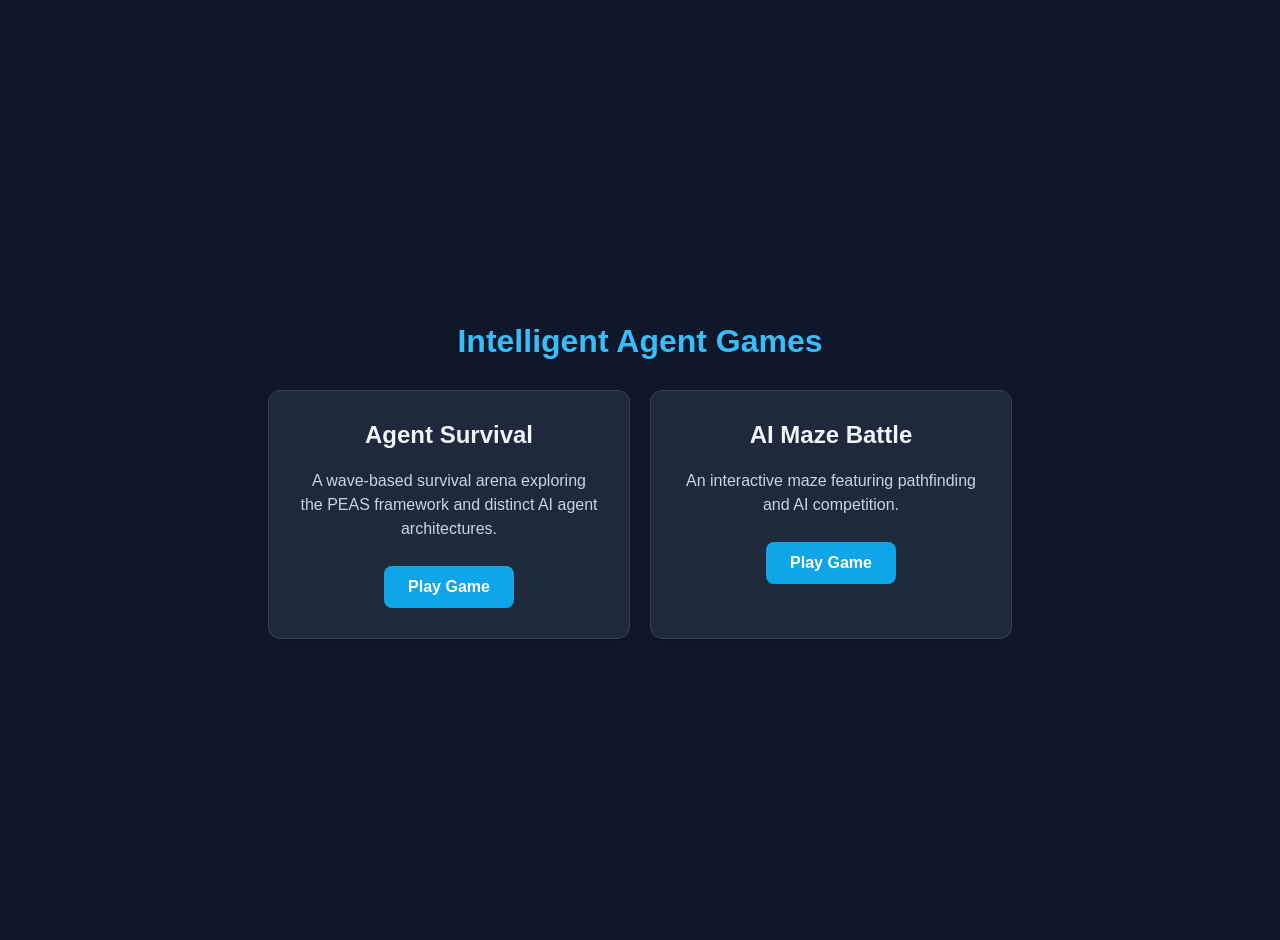
<file: index.html>
<!DOCTYPE html>
<html lang="en">
<head>
    <meta charset="UTF-8">
    <meta name="viewport" content="width=device-width, initial-scale=1.0">
    <title>Intelligent Agent Games</title>
    <style>
        body {
            font-family: 'Segoe UI', Tahoma, Geneva, Verdana, sans-serif;
            background-color: #0f172a;
            color: #f8fafc;
            display: flex;
            flex-direction: column;
            align-items: center;
            justify-content: center;
            min-height: 100vh;
            margin: 0;
            padding: 20px;
        }
        h1 {
            color: #38bdf8;
            margin-bottom: 30px;
        }
        .container {
            display: flex;
            gap: 20px;
            flex-wrap: wrap;
            justify-content: center;
        }
        .card {
            background-color: #1e293b;
            border: 1px solid #334155;
            border-radius: 12px;
            padding: 30px;
            text-align: center;
            width: 300px;
            transition: transform 0.3s ease, box-shadow 0.3s ease;
            box-shadow: 0 4px 6px -1px rgba(0, 0, 0, 0.1);
        }
        .card:hover {
            transform: translateY(-5px);
            box-shadow: 0 10px 15px -3px rgba(0, 0, 0, 0.3), 0 0 15px rgba(56, 189, 248, 0.2);
            border-color: #38bdf8;
        }
        .card h2 {
            margin-top: 0;
            color: #f1f5f9;
            font-size: 1.5rem;
        }
        .card p {
            color: #cbd5e1;
            margin-bottom: 25px;
            line-height: 1.5;
        }
        .btn {
            display: inline-block;
            background-color: #0ea5e9;
            color: white;
            text-decoration: none;
            padding: 12px 24px;
            border-radius: 8px;
            font-weight: 600;
            transition: background-color 0.2s ease;
        }
        .btn:hover {
            background-color: #0284c7;
        }
    </style>
</head>
<body>
    <h1>Intelligent Agent Games</h1>
    <div class="container">
        <div class="card">
            <h2>Agent Survival</h2>
            <p>A wave-based survival arena exploring the PEAS framework and distinct AI agent architectures.</p>
            <a href="agent-survival/" class="btn">Play Game</a>
        </div>
        <div class="card">
            <h2>AI Maze Battle</h2>
            <p>An interactive maze featuring pathfinding and AI competition.</p>
            <a href="ai-maze-battle/" class="btn">Play Game</a>
        </div>
    </div>
</body>
</html>
</file>
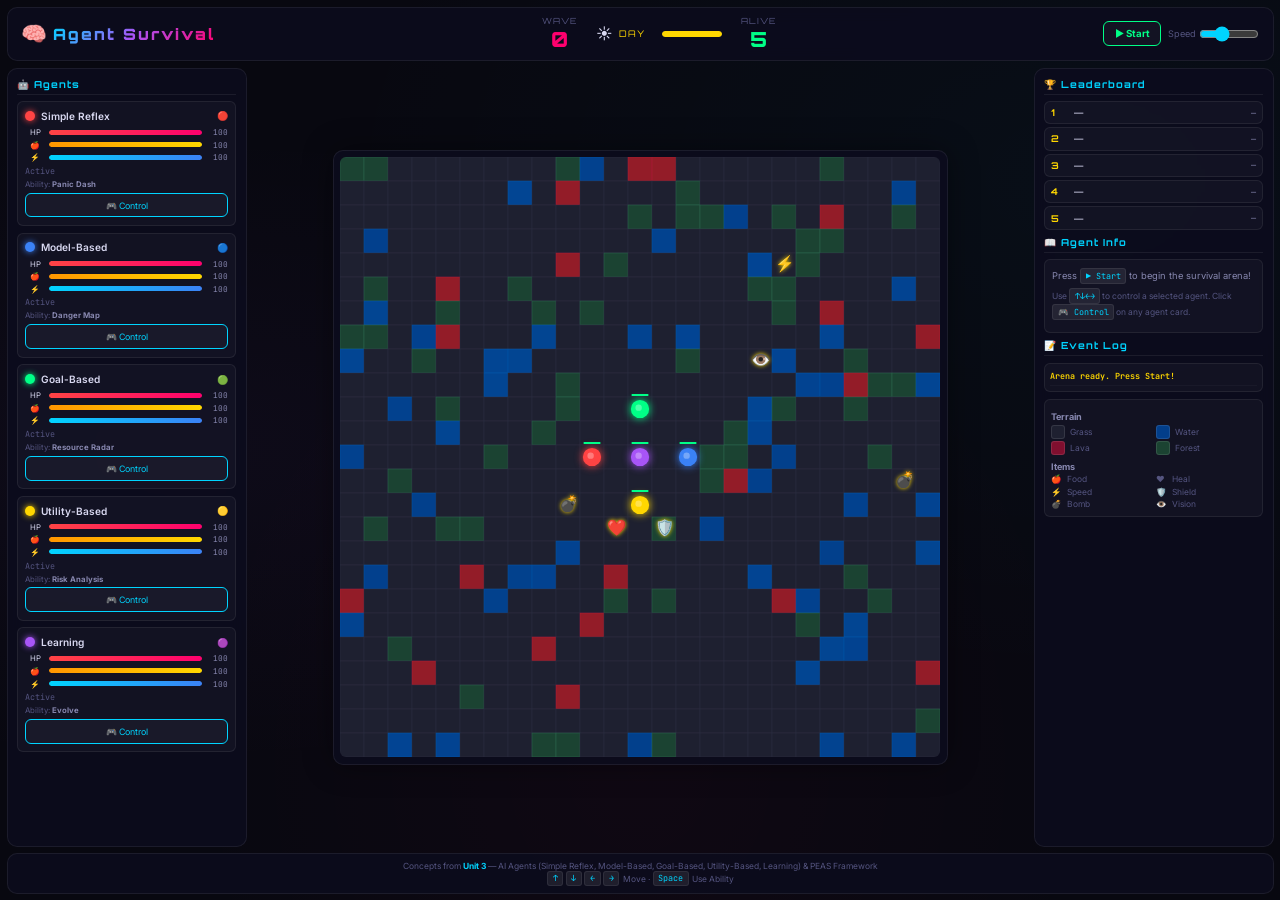
<file: agent-survival/index.html>
<!DOCTYPE html>
<html lang="en">
<head>
    <meta charset="UTF-8">
    <meta name="viewport" content="width=device-width, initial-scale=1.0">
    <title>Intelligent Agent Survival — AI Battle Arena</title>
    <meta name="description" content="Watch 5 different AI agent types compete to survive in a hostile grid world with waves, day/night cycles, and power-ups.">
    <link rel="preconnect" href="https://fonts.googleapis.com">
    <link rel="preconnect" href="https://fonts.gstatic.com" crossorigin>
    <link href="https://fonts.googleapis.com/css2?family=Orbitron:wght@400;700;900&family=Inter:wght@300;400;500;600;700&family=JetBrains+Mono:wght@400;700&display=swap" rel="stylesheet">
    <link rel="stylesheet" href="style.css">
</head>
<body>
    <div class="app" id="app">
        <!-- Top Bar -->
        <header class="top-bar">
            <div class="top-left">
                <span class="game-logo">🧠</span>
                <h1 class="game-title">Agent Survival</h1>
            </div>
            <div class="top-center">
                <div class="wave-indicator">
                    <span class="wave-label">WAVE</span>
                    <span class="wave-number" id="wave-num">0</span>
                </div>
                <div class="time-indicator">
                    <span class="time-icon" id="time-icon">☀️</span>
                    <span class="time-label" id="time-label">DAY</span>
                    <div class="time-bar-wrap">
                        <div class="time-bar" id="time-bar"></div>
                    </div>
                </div>
                <div class="alive-indicator">
                    <span class="alive-label">ALIVE</span>
                    <span class="alive-count" id="alive-count">5</span>
                </div>
            </div>
            <div class="top-right">
                <button class="btn btn-start" id="btn-start">▶ Start</button>
                <button class="btn btn-pause hidden" id="btn-pause">⏸ Pause</button>
                <button class="btn btn-restart hidden" id="btn-restart">🔄 Restart</button>
                <div class="speed-ctrl">
                    <label>Speed</label>
                    <input type="range" id="speed-slider" min="1" max="10" value="4">
                </div>
            </div>
        </header>

        <!-- Main Content -->
        <main class="main-area">
            <!-- Left: Agent Cards -->
            <aside class="sidebar agent-sidebar" id="agent-sidebar">
                <h2 class="sidebar-title">🤖 Agents</h2>

                <div class="agent-card" data-agent="reflex" id="card-reflex">
                    <div class="agent-header">
                        <span class="agent-dot reflex-dot"></span>
                        <span class="agent-name">Simple Reflex</span>
                        <span class="agent-badge">🔴</span>
                    </div>
                    <div class="agent-bars">
                        <div class="bar-row"><span>HP</span><div class="bar"><div class="bar-fill hp-fill" id="hp-reflex"></div></div><span class="bar-val" id="hp-val-reflex">100</span></div>
                        <div class="bar-row"><span>🍎</span><div class="bar"><div class="bar-fill hunger-fill" id="hunger-reflex"></div></div><span class="bar-val" id="hunger-val-reflex">100</span></div>
                        <div class="bar-row"><span>⚡</span><div class="bar"><div class="bar-fill energy-fill" id="energy-reflex"></div></div><span class="bar-val" id="energy-val-reflex">100</span></div>
                    </div>
                    <div class="agent-status" id="status-reflex">Ready</div>
                    <div class="agent-ability">Ability: <strong>Panic Dash</strong></div>
                    <button class="btn btn-control" data-agent="reflex">🎮 Control</button>
                </div>

                <div class="agent-card" data-agent="model" id="card-model">
                    <div class="agent-header">
                        <span class="agent-dot model-dot"></span>
                        <span class="agent-name">Model-Based</span>
                        <span class="agent-badge">🔵</span>
                    </div>
                    <div class="agent-bars">
                        <div class="bar-row"><span>HP</span><div class="bar"><div class="bar-fill hp-fill" id="hp-model"></div></div><span class="bar-val" id="hp-val-model">100</span></div>
                        <div class="bar-row"><span>🍎</span><div class="bar"><div class="bar-fill hunger-fill" id="hunger-model"></div></div><span class="bar-val" id="hunger-val-model">100</span></div>
                        <div class="bar-row"><span>⚡</span><div class="bar"><div class="bar-fill energy-fill" id="energy-model"></div></div><span class="bar-val" id="energy-val-model">100</span></div>
                    </div>
                    <div class="agent-status" id="status-model">Ready</div>
                    <div class="agent-ability">Ability: <strong>Danger Map</strong></div>
                    <button class="btn btn-control" data-agent="model">🎮 Control</button>
                </div>

                <div class="agent-card" data-agent="goal" id="card-goal">
                    <div class="agent-header">
                        <span class="agent-dot goal-dot"></span>
                        <span class="agent-name">Goal-Based</span>
                        <span class="agent-badge">🟢</span>
                    </div>
                    <div class="agent-bars">
                        <div class="bar-row"><span>HP</span><div class="bar"><div class="bar-fill hp-fill" id="hp-goal"></div></div><span class="bar-val" id="hp-val-goal">100</span></div>
                        <div class="bar-row"><span>🍎</span><div class="bar"><div class="bar-fill hunger-fill" id="hunger-goal"></div></div><span class="bar-val" id="hunger-val-goal">100</span></div>
                        <div class="bar-row"><span>⚡</span><div class="bar"><div class="bar-fill energy-fill" id="energy-goal"></div></div><span class="bar-val" id="energy-val-goal">100</span></div>
                    </div>
                    <div class="agent-status" id="status-goal">Ready</div>
                    <div class="agent-ability">Ability: <strong>Resource Radar</strong></div>
                    <button class="btn btn-control" data-agent="goal">🎮 Control</button>
                </div>

                <div class="agent-card" data-agent="utility" id="card-utility">
                    <div class="agent-header">
                        <span class="agent-dot utility-dot"></span>
                        <span class="agent-name">Utility-Based</span>
                        <span class="agent-badge">🟡</span>
                    </div>
                    <div class="agent-bars">
                        <div class="bar-row"><span>HP</span><div class="bar"><div class="bar-fill hp-fill" id="hp-utility"></div></div><span class="bar-val" id="hp-val-utility">100</span></div>
                        <div class="bar-row"><span>🍎</span><div class="bar"><div class="bar-fill hunger-fill" id="hunger-utility"></div></div><span class="bar-val" id="hunger-val-utility">100</span></div>
                        <div class="bar-row"><span>⚡</span><div class="bar"><div class="bar-fill energy-fill" id="energy-utility"></div></div><span class="bar-val" id="energy-val-utility">100</span></div>
                    </div>
                    <div class="agent-status" id="status-utility">Ready</div>
                    <div class="agent-ability">Ability: <strong>Risk Analysis</strong></div>
                    <button class="btn btn-control" data-agent="utility">🎮 Control</button>
                </div>

                <div class="agent-card" data-agent="learning" id="card-learning">
                    <div class="agent-header">
                        <span class="agent-dot learning-dot"></span>
                        <span class="agent-name">Learning</span>
                        <span class="agent-badge">🟣</span>
                    </div>
                    <div class="agent-bars">
                        <div class="bar-row"><span>HP</span><div class="bar"><div class="bar-fill hp-fill" id="hp-learning"></div></div><span class="bar-val" id="hp-val-learning">100</span></div>
                        <div class="bar-row"><span>🍎</span><div class="bar"><div class="bar-fill hunger-fill" id="hunger-learning"></div></div><span class="bar-val" id="hunger-val-learning">100</span></div>
                        <div class="bar-row"><span>⚡</span><div class="bar"><div class="bar-fill energy-fill" id="energy-learning"></div></div><span class="bar-val" id="energy-val-learning">100</span></div>
                    </div>
                    <div class="agent-status" id="status-learning">Ready</div>
                    <div class="agent-ability">Ability: <strong>Evolve</strong></div>
                    <button class="btn btn-control" data-agent="learning">🎮 Control</button>
                </div>
            </aside>

            <!-- Center: Arena -->
            <section class="arena-section">
                <div class="arena-wrap" id="arena-wrap">
                    <canvas id="arena" width="600" height="600"></canvas>
                </div>
                <!-- Overlay messages -->
                <div class="overlay hidden" id="overlay">
                    <div class="overlay-content" id="overlay-content"></div>
                </div>
            </section>

            <!-- Right: Leaderboard & Info -->
            <aside class="sidebar info-sidebar">
                <h2 class="sidebar-title">🏆 Leaderboard</h2>
                <div class="leaderboard" id="leaderboard">
                    <div class="lb-row" id="lb-1"><span class="lb-rank">1</span><span class="lb-name">—</span><span class="lb-time">—</span></div>
                    <div class="lb-row" id="lb-2"><span class="lb-rank">2</span><span class="lb-name">—</span><span class="lb-time">—</span></div>
                    <div class="lb-row" id="lb-3"><span class="lb-rank">3</span><span class="lb-name">—</span><span class="lb-time">—</span></div>
                    <div class="lb-row" id="lb-4"><span class="lb-rank">4</span><span class="lb-name">—</span><span class="lb-time">—</span></div>
                    <div class="lb-row" id="lb-5"><span class="lb-rank">5</span><span class="lb-name">—</span><span class="lb-time">—</span></div>
                </div>

                <h2 class="sidebar-title">📖 Agent Info</h2>
                <div class="info-box" id="info-box">
                    <p>Press <kbd>▶ Start</kbd> to begin the survival arena!</p>
                    <p class="info-hint">Use <kbd>↑↓←→</kbd> to control a selected agent. Click <kbd>🎮 Control</kbd> on any agent card.</p>
                </div>

                <h2 class="sidebar-title">📝 Event Log</h2>
                <div class="event-log" id="event-log"></div>

                <div class="legend-box">
                    <h3 class="sidebar-subtitle">Terrain</h3>
                    <div class="legend-grid">
                        <span class="lg-swatch grass-swatch"></span><span>Grass</span>
                        <span class="lg-swatch water-swatch"></span><span>Water</span>
                        <span class="lg-swatch lava-swatch"></span><span>Lava</span>
                        <span class="lg-swatch forest-swatch"></span><span>Forest</span>
                    </div>
                    <h3 class="sidebar-subtitle">Items</h3>
                    <div class="legend-grid">
                        <span>🍎</span><span>Food</span>
                        <span>❤️</span><span>Heal</span>
                        <span>⚡</span><span>Speed</span>
                        <span>🛡️</span><span>Shield</span>
                        <span>💣</span><span>Bomb</span>
                        <span>👁️</span><span>Vision</span>
                    </div>
                </div>
            </aside>
        </main>

        <footer class="footer">
            <p>Concepts from <strong>Unit 3</strong> — AI Agents (Simple Reflex, Model-Based, Goal-Based, Utility-Based, Learning) & PEAS Framework</p>
            <p><kbd>↑</kbd><kbd>↓</kbd><kbd>←</kbd><kbd>→</kbd> Move · <kbd>Space</kbd> Use Ability</p>
        </footer>
    </div>
    <script src="game.js"></script>
</body>
</html>
</file>
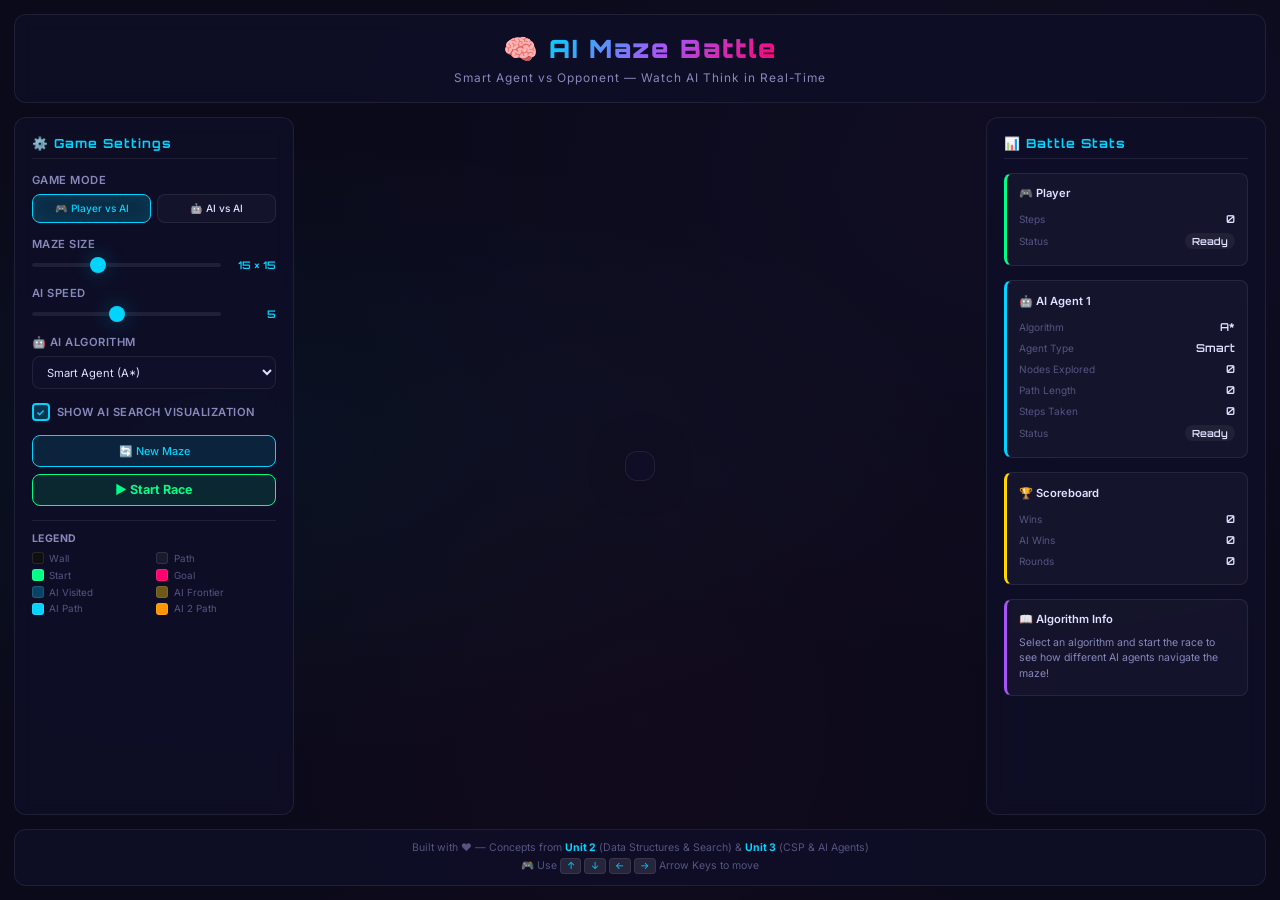
<file: ai-maze-battle/index.html>
<!DOCTYPE html>
<html lang="en">
<head>
    <meta charset="UTF-8">
    <meta name="viewport" content="width=device-width, initial-scale=1.0">
    <title>AI Maze Battle – Smart Agent vs Opponent</title>
    <meta name="description" content="Race through a maze against AI opponents using BFS, DFS, and A* search algorithms. Watch AI agents think in real-time!">
    <link rel="preconnect" href="https://fonts.googleapis.com">
    <link rel="preconnect" href="https://fonts.gstatic.com" crossorigin>
    <link href="https://fonts.googleapis.com/css2?family=Orbitron:wght@400;700;900&family=Inter:wght@300;400;500;600;700&display=swap" rel="stylesheet">
    <link rel="stylesheet" href="style.css">
</head>
<body>
    <div class="app-container">
        <!-- Header -->
        <header class="game-header">
            <div class="logo">
                <span class="logo-icon">🧠</span>
                <h1>AI Maze Battle</h1>
            </div>
            <p class="tagline">Smart Agent vs Opponent — Watch AI Think in Real-Time</p>
        </header>

        <!-- Main Game Area -->
        <main class="game-main">
            <!-- Left Panel: Controls -->
            <aside class="panel control-panel">
                <h2 class="panel-title">⚙️ Game Settings</h2>

                <div class="control-group">
                    <label>Game Mode</label>
                    <div class="btn-group">
                        <button class="btn btn-mode active" data-mode="pvai" id="btn-pvai">🎮 Player vs AI</button>
                        <button class="btn btn-mode" data-mode="aivai" id="btn-aivai">🤖 AI vs AI</button>
                    </div>
                </div>

                <div class="control-group">
                    <label>Maze Size</label>
                    <div class="slider-container">
                        <input type="range" id="maze-size" min="7" max="31" step="2" value="15">
                        <span class="slider-value" id="maze-size-val">15 × 15</span>
                    </div>
                </div>

                <div class="control-group">
                    <label>AI Speed</label>
                    <div class="slider-container">
                        <input type="range" id="ai-speed" min="1" max="10" value="5">
                        <span class="slider-value" id="ai-speed-val">5</span>
                    </div>
                </div>

                <div class="control-group" id="ai1-group">
                    <label>🤖 AI Algorithm</label>
                    <select id="ai1-algo" class="select-styled">
                        <option value="bfs">Goal-Based (BFS)</option>
                        <option value="dfs">Explorer (DFS)</option>
                        <option value="astar" selected>Smart Agent (A*)</option>
                        <option value="random">Simple Reflex (Random)</option>
                    </select>
                </div>

                <div class="control-group hidden" id="ai2-group">
                    <label>🤖 Opponent AI</label>
                    <select id="ai2-algo" class="select-styled">
                        <option value="bfs" selected>Goal-Based (BFS)</option>
                        <option value="dfs">Explorer (DFS)</option>
                        <option value="astar">Smart Agent (A*)</option>
                        <option value="random">Simple Reflex (Random)</option>
                    </select>
                </div>

                <div class="control-group checkbox-group">
                    <label class="checkbox-label">
                        <input type="checkbox" id="show-visited" checked>
                        <span class="checkmark"></span>
                        Show AI Search Visualization
                    </label>
                </div>

                <div class="control-actions">
                    <button class="btn btn-primary" id="btn-new-maze">🔄 New Maze</button>
                    <button class="btn btn-start" id="btn-start">▶️ Start Race</button>
                    <button class="btn btn-danger hidden" id="btn-reset">⏹️ Reset</button>
                </div>

                <div class="legend">
                    <h3>Legend</h3>
                    <div class="legend-items">
                        <div class="legend-item"><span class="legend-color" style="background: #0f0f0f;"></span> Wall</div>
                        <div class="legend-item"><span class="legend-color" style="background: #1a1a2e;"></span> Path</div>
                        <div class="legend-item"><span class="legend-color" style="background: #00ff87;"></span> Start</div>
                        <div class="legend-item"><span class="legend-color" style="background: #ff006e;"></span> Goal</div>
                        <div class="legend-item"><span class="legend-color" style="background: rgba(0,200,255,0.3);"></span> AI Visited</div>
                        <div class="legend-item"><span class="legend-color" style="background: rgba(255,200,0,0.4);"></span> AI Frontier</div>
                        <div class="legend-item"><span class="legend-color" style="background: #00d4ff;"></span> AI Path</div>
                        <div class="legend-item"><span class="legend-color" style="background: #ff9500;"></span> AI 2 Path</div>
                    </div>
                </div>
            </aside>

            <!-- Center: Maze -->
            <section class="maze-section">
                <div class="maze-wrapper">
                    <div class="maze-grid" id="maze-grid"></div>
                </div>
                <div class="game-message hidden" id="game-message">
                    <span class="message-text" id="message-text"></span>
                </div>
            </section>

            <!-- Right Panel: Stats -->
            <aside class="panel stats-panel">
                <h2 class="panel-title">📊 Battle Stats</h2>

                <!-- Player Stats (shown in PvAI mode) -->
                <div class="stat-card player-card" id="player-stats">
                    <h3>🎮 Player</h3>
                    <div class="stat-row">
                        <span class="stat-label">Steps</span>
                        <span class="stat-value" id="player-steps">0</span>
                    </div>
                    <div class="stat-row">
                        <span class="stat-label">Status</span>
                        <span class="stat-value stat-status" id="player-status">Ready</span>
                    </div>
                </div>

                <!-- AI 1 Stats -->
                <div class="stat-card ai1-card">
                    <h3>🤖 AI Agent 1</h3>
                    <div class="stat-row">
                        <span class="stat-label">Algorithm</span>
                        <span class="stat-value" id="ai1-name">A*</span>
                    </div>
                    <div class="stat-row">
                        <span class="stat-label">Agent Type</span>
                        <span class="stat-value" id="ai1-type">Smart</span>
                    </div>
                    <div class="stat-row">
                        <span class="stat-label">Nodes Explored</span>
                        <span class="stat-value" id="ai1-explored">0</span>
                    </div>
                    <div class="stat-row">
                        <span class="stat-label">Path Length</span>
                        <span class="stat-value" id="ai1-path">0</span>
                    </div>
                    <div class="stat-row">
                        <span class="stat-label">Steps Taken</span>
                        <span class="stat-value" id="ai1-steps">0</span>
                    </div>
                    <div class="stat-row">
                        <span class="stat-label">Status</span>
                        <span class="stat-value stat-status" id="ai1-status">Ready</span>
                    </div>
                </div>

                <!-- AI 2 Stats (shown in AIvAI mode) -->
                <div class="stat-card ai2-card hidden" id="ai2-stats">
                    <h3>🤖 AI Agent 2</h3>
                    <div class="stat-row">
                        <span class="stat-label">Algorithm</span>
                        <span class="stat-value" id="ai2-name">BFS</span>
                    </div>
                    <div class="stat-row">
                        <span class="stat-label">Agent Type</span>
                        <span class="stat-value" id="ai2-type">Goal-Based</span>
                    </div>
                    <div class="stat-row">
                        <span class="stat-label">Nodes Explored</span>
                        <span class="stat-value" id="ai2-explored">0</span>
                    </div>
                    <div class="stat-row">
                        <span class="stat-label">Path Length</span>
                        <span class="stat-value" id="ai2-path">0</span>
                    </div>
                    <div class="stat-row">
                        <span class="stat-label">Steps Taken</span>
                        <span class="stat-value" id="ai2-steps">0</span>
                    </div>
                    <div class="stat-row">
                        <span class="stat-label">Status</span>
                        <span class="stat-value stat-status" id="ai2-status">Ready</span>
                    </div>
                </div>

                <!-- Score -->
                <div class="stat-card score-card">
                    <h3>🏆 Scoreboard</h3>
                    <div class="stat-row">
                        <span class="stat-label">Wins</span>
                        <span class="stat-value" id="player-wins">0</span>
                    </div>
                    <div class="stat-row">
                        <span class="stat-label">AI Wins</span>
                        <span class="stat-value" id="ai-wins">0</span>
                    </div>
                    <div class="stat-row">
                        <span class="stat-label">Rounds</span>
                        <span class="stat-value" id="total-rounds">0</span>
                    </div>
                </div>

                <!-- Algorithm Info -->
                <div class="stat-card info-card">
                    <h3>📖 Algorithm Info</h3>
                    <p class="info-text" id="algo-info">
                        Select an algorithm and start the race to see how
                        different AI agents navigate the maze!
                    </p>
                </div>
            </aside>
        </main>

        <!-- Footer -->
        <footer class="game-footer">
            <p>Built with ❤️ — Concepts from <strong>Unit 2</strong> (Data Structures & Search) & <strong>Unit 3</strong> (CSP & AI Agents)</p>
            <p class="controls-hint" id="controls-hint">🎮 Use <kbd>↑</kbd> <kbd>↓</kbd> <kbd>←</kbd> <kbd>→</kbd> Arrow Keys to move</p>
        </footer>
    </div>

    <script src="game.js"></script>
</body>
</html>
</file>
<file: agent-survival/style.css>
/* ========== RESET & VARIABLES ========== */
*, *::before, *::after { margin:0; padding:0; box-sizing:border-box; }

:root {
    --bg: #080810;
    --bg2: #0c0c1e;
    --card: rgba(12,12,30,0.85);
    --glass: rgba(255,255,255,0.03);
    --border: rgba(255,255,255,0.07);
    --text: #d8d8f0;
    --text2: #8888b0;
    --text3: #555580;
    --cyan: #00d4ff;
    --green: #00ff87;
    --pink: #ff006e;
    --red: #ff4444;
    --orange: #ff9500;
    --gold: #ffd700;
    --purple: #a855f7;
    --blue: #3b82f6;
    --radius: 10px;
    --radius-sm: 6px;
    --font-d: 'Orbitron', sans-serif;
    --font-b: 'Inter', sans-serif;
    --font-m: 'JetBrains Mono', monospace;
    /* Agent colors */
    --c-reflex: #ff4444;
    --c-model: #3b82f6;
    --c-goal: #00ff87;
    --c-utility: #ffd700;
    --c-learning: #a855f7;
    /* Terrain */
    --t-grass: #1e2030;
    --t-water: #023e8a;
    --t-lava: #800f2f;
    --t-forest: #1b4332;
}

html { font-size: 13px; }
body {
    font-family: var(--font-b);
    background: var(--bg);
    color: var(--text);
    min-height: 100vh;
    overflow-x: hidden;
    background-image:
        radial-gradient(ellipse at 15% 50%, rgba(168,85,247,0.04) 0%, transparent 50%),
        radial-gradient(ellipse at 85% 20%, rgba(0,212,255,0.03) 0%, transparent 50%),
        radial-gradient(ellipse at 50% 85%, rgba(255,0,110,0.03) 0%, transparent 50%);
}

/* ========== LAYOUT ========== */
.app { display:flex; flex-direction:column; min-height:100vh; max-width:1540px; margin:0 auto; padding:0.5rem; gap:0.5rem; }
.main-area { display:flex; gap:0.5rem; flex:1; min-height:0; }

/* ========== TOP BAR ========== */
.top-bar {
    display:flex; align-items:center; justify-content:space-between;
    padding:0.6rem 1rem; background:var(--card); border:1px solid var(--border);
    border-radius:var(--radius); backdrop-filter:blur(8px); gap:1rem; flex-wrap:wrap;
}
.top-left { display:flex; align-items:center; gap:0.5rem; }
.game-logo { font-size:1.6rem; animation: pulse 2s ease-in-out infinite; }
.game-title {
    font-family:var(--font-d); font-size:1.2rem; font-weight:900;
    background:linear-gradient(135deg,var(--cyan),var(--purple),var(--pink));
    -webkit-background-clip:text; -webkit-text-fill-color:transparent; background-clip:text;
    letter-spacing:2px;
}
.top-center { display:flex; align-items:center; gap:1.5rem; }
.wave-indicator, .alive-indicator { text-align:center; }
.wave-label, .alive-label { display:block; font-size:0.65rem; color:var(--text3); letter-spacing:1px; font-family:var(--font-d); }
.wave-number { font-family:var(--font-d); font-size:1.6rem; font-weight:900; color:var(--pink); }
.alive-count { font-family:var(--font-d); font-size:1.6rem; font-weight:900; color:var(--green); }

.time-indicator { display:flex; align-items:center; gap:0.4rem; }
.time-icon { font-size:1.2rem; }
.time-label { font-family:var(--font-d); font-size:0.7rem; color:var(--gold); min-width:38px; letter-spacing:1px; }
.time-bar-wrap { width:60px; height:6px; background:rgba(255,255,255,0.1); border-radius:3px; overflow:hidden; }
.time-bar { height:100%; width:100%; background:var(--gold); border-radius:3px; transition:width 0.3s; }

.top-right { display:flex; align-items:center; gap:0.5rem; }
.speed-ctrl { display:flex; align-items:center; gap:0.3rem; font-size:0.7rem; color:var(--text3); }
.speed-ctrl input[type="range"] { width:60px; accent-color:var(--cyan); }

/* ========== BUTTONS ========== */
.btn {
    padding:0.45rem 0.8rem; border:1px solid var(--border); border-radius:var(--radius-sm);
    background:var(--glass); color:var(--text); font-family:var(--font-b);
    font-size:0.75rem; cursor:pointer; transition:all 0.2s; white-space:nowrap;
}
.btn:hover { background:rgba(255,255,255,0.06); border-color:var(--cyan); }
.btn-start { border-color:var(--green); color:var(--green); font-weight:700; }
.btn-start:hover { background:rgba(0,255,135,0.1); box-shadow:0 0 12px rgba(0,255,135,0.2); }
.btn-pause { border-color:var(--orange); color:var(--orange); }
.btn-restart { border-color:var(--pink); color:var(--pink); }
.btn-control { width:100%; margin-top:0.3rem; font-size:0.68rem; border-color:var(--cyan); color:var(--cyan); }
.btn-control:hover { background:rgba(0,212,255,0.1); }
.btn-control.active { background:rgba(0,212,255,0.15); box-shadow:inset 0 0 10px rgba(0,212,255,0.2); }

/* ========== SIDEBAR ========== */
.sidebar {
    width:240px; min-width:240px; background:var(--card); border:1px solid var(--border);
    border-radius:var(--radius); padding:0.7rem; backdrop-filter:blur(8px);
    display:flex; flex-direction:column; gap:0.5rem; overflow-y:auto; max-height:calc(100vh - 110px);
}
.sidebar::-webkit-scrollbar { width:3px; }
.sidebar::-webkit-scrollbar-thumb { background:var(--text3); border-radius:3px; }
.sidebar-title { font-family:var(--font-d); font-size:0.75rem; color:var(--cyan); letter-spacing:1px; padding-bottom:0.3rem; border-bottom:1px solid var(--border); }
.sidebar-subtitle { font-size:0.7rem; color:var(--text2); margin-top:0.4rem; }

/* ========== AGENT CARDS ========== */
.agent-card {
    background:var(--glass); border:1px solid var(--border); border-radius:var(--radius-sm);
    padding:0.6rem; transition:all 0.25s;
}
.agent-card:hover { border-color:rgba(255,255,255,0.15); }
.agent-card.dead { opacity:0.35; filter:grayscale(0.8); }
.agent-card.controlled { border-color:var(--cyan); box-shadow:0 0 12px rgba(0,212,255,0.15); }
.agent-header { display:flex; align-items:center; gap:0.4rem; margin-bottom:0.4rem; }
.agent-dot { width:10px; height:10px; border-radius:50%; flex-shrink:0; }
.reflex-dot { background:var(--c-reflex); box-shadow:0 0 6px var(--c-reflex); }
.model-dot { background:var(--c-model); box-shadow:0 0 6px var(--c-model); }
.goal-dot { background:var(--c-goal); box-shadow:0 0 6px var(--c-goal); }
.utility-dot { background:var(--c-utility); box-shadow:0 0 6px var(--c-utility); }
.learning-dot { background:var(--c-learning); box-shadow:0 0 6px var(--c-learning); }
.agent-name { font-size:0.78rem; font-weight:600; flex:1; }
.agent-badge { font-size:0.7rem; }

/* Status bars */
.agent-bars { display:flex; flex-direction:column; gap:0.2rem; }
.bar-row { display:flex; align-items:center; gap:0.3rem; font-size:0.6rem; }
.bar-row > span:first-child { width:20px; text-align:center; }
.bar { flex:1; height:5px; background:rgba(255,255,255,0.08); border-radius:3px; overflow:hidden; }
.bar-fill { height:100%; border-radius:3px; transition:width 0.3s; }
.hp-fill { background:linear-gradient(90deg,var(--red),var(--pink)); }
.hunger-fill { background:linear-gradient(90deg,var(--orange),var(--gold)); }
.energy-fill { background:linear-gradient(90deg,var(--cyan),var(--blue)); }
.bar-val { font-family:var(--font-m); font-size:0.6rem; width:22px; text-align:right; color:var(--text2); }

.agent-status { font-size:0.65rem; color:var(--text3); margin-top:0.2rem; font-family:var(--font-m); }
.agent-ability { font-size:0.6rem; color:var(--text3); margin-top:0.15rem; }
.agent-ability strong { color:var(--text2); }

/* ========== ARENA ========== */
.arena-section { flex:1; display:flex; align-items:center; justify-content:center; position:relative; min-width:0; }
.arena-wrap {
    background:var(--card); border:1px solid var(--border); border-radius:var(--radius);
    padding:0.5rem; backdrop-filter:blur(8px); box-shadow:0 0 30px rgba(0,0,0,0.4);
    transition:background 1s;
}
.arena-wrap.night { background:rgba(5,5,15,0.95); box-shadow:0 0 50px rgba(0,0,30,0.8); }
canvas#arena { display:block; border-radius:var(--radius-sm); image-rendering:pixelated; }

/* Overlay */
.overlay {
    position:absolute; inset:0; display:flex; align-items:center; justify-content:center;
    background:rgba(0,0,0,0.6); backdrop-filter:blur(4px); z-index:100;
    border-radius:var(--radius); animation:fadeIn 0.3s;
}
.overlay-content {
    background:var(--card); border:2px solid var(--cyan); border-radius:var(--radius);
    padding:2rem 3rem; text-align:center; box-shadow:0 0 40px rgba(0,212,255,0.2);
}
.overlay-content h2 { font-family:var(--font-d); font-size:1.4rem; margin-bottom:0.5rem;
    background:linear-gradient(135deg,var(--gold),var(--orange));
    -webkit-background-clip:text; -webkit-text-fill-color:transparent; background-clip:text;
}
.overlay-content p { color:var(--text2); font-size:0.85rem; margin:0.3rem 0; }
.overlay-content .winner-name { font-size:1.1rem; color:var(--green); font-weight:700; }

/* ========== LEADERBOARD ========== */
.leaderboard { display:flex; flex-direction:column; gap:0.25rem; }
.lb-row {
    display:flex; align-items:center; gap:0.4rem; padding:0.35rem 0.5rem;
    background:var(--glass); border:1px solid var(--border); border-radius:var(--radius-sm);
    font-size:0.72rem; transition:all 0.3s;
}
.lb-row.eliminated { opacity:0.4; }
.lb-rank { font-family:var(--font-d); font-weight:700; width:18px; color:var(--gold); }
.lb-name { flex:1; font-weight:500; }
.lb-time { font-family:var(--font-m); font-size:0.65rem; color:var(--text2); }

/* ========== INFO & LOG ========== */
.info-box { background:var(--glass); border:1px solid var(--border); border-radius:var(--radius-sm); padding:0.6rem; font-size:0.72rem; color:var(--text2); line-height:1.5; }
.info-box p { margin-bottom:0.3rem; }
.info-hint { color:var(--text3); font-size:0.65rem; }
kbd { display:inline-block; padding:0.05rem 0.35rem; background:rgba(255,255,255,0.08); border:1px solid var(--border); border-radius:3px; font-size:0.65rem; font-family:var(--font-m); color:var(--cyan); }

.event-log {
    background:var(--glass); border:1px solid var(--border); border-radius:var(--radius-sm);
    padding:0.4rem; max-height:160px; overflow-y:auto; font-size:0.65rem; font-family:var(--font-m);
    color:var(--text3); line-height:1.6;
}
.event-log::-webkit-scrollbar { width:3px; }
.event-log::-webkit-scrollbar-thumb { background:var(--text3); border-radius:3px; }
.log-entry { padding:0.1rem 0; border-bottom:1px solid rgba(255,255,255,0.03); }
.log-entry.danger { color:var(--red); }
.log-entry.pickup { color:var(--green); }
.log-entry.death { color:var(--pink); font-weight:600; }
.log-entry.wave { color:var(--gold); font-weight:600; }
.log-entry.boss { color:var(--orange); font-weight:700; }

/* ========== LEGEND ========== */
.legend-box { background:var(--glass); border:1px solid var(--border); border-radius:var(--radius-sm); padding:0.5rem; }
.legend-grid { display:grid; grid-template-columns:auto 1fr auto 1fr; gap:0.2rem 0.4rem; font-size:0.65rem; color:var(--text3); align-items:center; margin-top:0.2rem; }
.lg-swatch { width:14px; height:14px; border-radius:3px; border:1px solid rgba(255,255,255,0.1); }
.grass-swatch { background:var(--t-grass); }
.water-swatch { background:var(--t-water); }
.lava-swatch { background:var(--t-lava); }
.forest-swatch { background:var(--t-forest); }

/* ========== FOOTER ========== */
.footer { text-align:center; padding:0.5rem; color:var(--text3); font-size:0.65rem; background:var(--card); border:1px solid var(--border); border-radius:var(--radius); }
.footer strong { color:var(--cyan); }
.footer kbd { margin:0 0.1rem; }

/* ========== UTILITY ========== */
.hidden { display:none !important; }

/* ========== ANIMATIONS ========== */
@keyframes pulse { 0%,100%{transform:scale(1)} 50%{transform:scale(1.1)} }
@keyframes fadeIn { from{opacity:0} to{opacity:1} }
@keyframes shake { 0%,100%{transform:translate(0)} 25%{transform:translate(-2px,1px)} 75%{transform:translate(2px,-1px)} }

/* ========== RESPONSIVE ========== */
@media (max-width:1100px) {
    .main-area { flex-direction:column; align-items:center; }
    .sidebar { width:100%; max-width:600px; min-width:unset; max-height:none; }
    .agent-sidebar { order:-1; flex-direction:row; flex-wrap:wrap; }
    .agent-card { flex:1; min-width:180px; }
    .info-sidebar { order:1; }
}
</file>
<file: ai-maze-battle/style.css>
/* ========== CSS RESET & VARIABLES ========== */
*,
*::before,
*::after {
    margin: 0;
    padding: 0;
    box-sizing: border-box;
}

:root {
    /* Colors */
    --bg-primary: #0a0a1a;
    --bg-secondary: #0f0f2a;
    --bg-card: rgba(15, 15, 42, 0.7);
    --bg-card-hover: rgba(20, 20, 55, 0.85);
    --glass: rgba(255, 255, 255, 0.03);
    --glass-border: rgba(255, 255, 255, 0.08);

    --text-primary: #e0e0ff;
    --text-secondary: #8888bb;
    --text-muted: #555580;

    --accent-cyan: #00d4ff;
    --accent-green: #00ff87;
    --accent-pink: #ff006e;
    --accent-orange: #ff9500;
    --accent-purple: #a855f7;
    --accent-yellow: #ffd700;

    --glow-cyan: 0 0 20px rgba(0, 212, 255, 0.3);
    --glow-green: 0 0 20px rgba(0, 255, 135, 0.3);
    --glow-pink: 0 0 20px rgba(255, 0, 110, 0.3);
    --glow-orange: 0 0 20px rgba(255, 149, 0, 0.3);

    /* Maze Colors */
    --maze-wall: #0f0f0f;
    --maze-path: #1a1a2e;
    --maze-start: var(--accent-green);
    --maze-goal: var(--accent-pink);
    --maze-visited-ai1: rgba(0, 200, 255, 0.2);
    --maze-frontier-ai1: rgba(255, 200, 0, 0.35);
    --maze-path-ai1: var(--accent-cyan);
    --maze-visited-ai2: rgba(255, 149, 0, 0.2);
    --maze-frontier-ai2: rgba(168, 85, 247, 0.35);
    --maze-path-ai2: var(--accent-orange);
    --maze-player: var(--accent-green);

    /* Sizing */
    --panel-width: 280px;
    --radius: 12px;
    --radius-sm: 8px;

    /* Fonts */
    --font-display: 'Orbitron', sans-serif;
    --font-body: 'Inter', sans-serif;
}

html {
    font-size: 14px;
}

body {
    font-family: var(--font-body);
    background: var(--bg-primary);
    color: var(--text-primary);
    min-height: 100vh;
    overflow-x: hidden;
    background-image:
        radial-gradient(ellipse at 20% 50%, rgba(0, 212, 255, 0.04) 0%, transparent 50%),
        radial-gradient(ellipse at 80% 20%, rgba(168, 85, 247, 0.04) 0%, transparent 50%),
        radial-gradient(ellipse at 50% 80%, rgba(255, 0, 110, 0.03) 0%, transparent 50%);
}

/* ========== LAYOUT ========== */
.app-container {
    display: flex;
    flex-direction: column;
    min-height: 100vh;
    max-width: 1600px;
    margin: 0 auto;
    padding: 1rem;
    gap: 1rem;
}

.game-main {
    display: flex;
    gap: 1rem;
    flex: 1;
    min-height: 0;
}

/* ========== HEADER ========== */
.game-header {
    text-align: center;
    padding: 1.2rem 1rem;
    background: var(--bg-card);
    border: 1px solid var(--glass-border);
    border-radius: var(--radius);
    backdrop-filter: blur(10px);
}

.logo {
    display: flex;
    align-items: center;
    justify-content: center;
    gap: 0.75rem;
}

.logo-icon {
    font-size: 2rem;
    animation: pulse-glow 2s ease-in-out infinite;
}

.game-header h1 {
    font-family: var(--font-display);
    font-size: 1.8rem;
    font-weight: 900;
    background: linear-gradient(135deg, var(--accent-cyan), var(--accent-purple), var(--accent-pink));
    -webkit-background-clip: text;
    -webkit-text-fill-color: transparent;
    background-clip: text;
    letter-spacing: 2px;
}

.tagline {
    font-size: 0.85rem;
    color: var(--text-secondary);
    margin-top: 0.3rem;
    letter-spacing: 1px;
}

/* ========== PANELS ========== */
.panel {
    width: var(--panel-width);
    min-width: var(--panel-width);
    background: var(--bg-card);
    border: 1px solid var(--glass-border);
    border-radius: var(--radius);
    padding: 1.2rem;
    backdrop-filter: blur(10px);
    display: flex;
    flex-direction: column;
    gap: 1rem;
    overflow-y: auto;
    max-height: calc(100vh - 160px);
}

.panel::-webkit-scrollbar {
    width: 4px;
}

.panel::-webkit-scrollbar-track {
    background: transparent;
}

.panel::-webkit-scrollbar-thumb {
    background: var(--text-muted);
    border-radius: 4px;
}

.panel-title {
    font-family: var(--font-display);
    font-size: 0.9rem;
    font-weight: 700;
    color: var(--accent-cyan);
    letter-spacing: 1px;
    padding-bottom: 0.5rem;
    border-bottom: 1px solid var(--glass-border);
}

/* ========== CONTROLS ========== */
.control-group {
    display: flex;
    flex-direction: column;
    gap: 0.5rem;
}

.control-group > label {
    font-size: 0.8rem;
    font-weight: 600;
    color: var(--text-secondary);
    text-transform: uppercase;
    letter-spacing: 0.5px;
}

.btn-group {
    display: flex;
    gap: 0.4rem;
}

.btn {
    padding: 0.55rem 0.9rem;
    border: 1px solid var(--glass-border);
    border-radius: var(--radius-sm);
    background: var(--glass);
    color: var(--text-primary);
    font-family: var(--font-body);
    font-size: 0.78rem;
    font-weight: 500;
    cursor: pointer;
    transition: all 0.25s ease;
    white-space: nowrap;
}

.btn:hover {
    background: var(--bg-card-hover);
    border-color: var(--accent-cyan);
    box-shadow: var(--glow-cyan);
}

.btn-mode {
    flex: 1;
    text-align: center;
    font-size: 0.72rem;
}

.btn-mode.active {
    background: rgba(0, 212, 255, 0.15);
    border-color: var(--accent-cyan);
    color: var(--accent-cyan);
    box-shadow: inset 0 0 15px rgba(0, 212, 255, 0.1);
}

.btn-primary {
    width: 100%;
    background: rgba(0, 212, 255, 0.1);
    border-color: var(--accent-cyan);
    color: var(--accent-cyan);
}

.btn-primary:hover {
    background: rgba(0, 212, 255, 0.2);
}

.btn-start {
    width: 100%;
    background: rgba(0, 255, 135, 0.1);
    border-color: var(--accent-green);
    color: var(--accent-green);
    font-weight: 700;
    font-size: 0.9rem;
}

.btn-start:hover {
    background: rgba(0, 255, 135, 0.2);
    box-shadow: var(--glow-green);
}

.btn-danger {
    width: 100%;
    background: rgba(255, 0, 110, 0.1);
    border-color: var(--accent-pink);
    color: var(--accent-pink);
}

.btn-danger:hover {
    background: rgba(255, 0, 110, 0.2);
    box-shadow: var(--glow-pink);
}

.control-actions {
    display: flex;
    flex-direction: column;
    gap: 0.5rem;
}

/* Select */
.select-styled {
    padding: 0.55rem 0.7rem;
    border: 1px solid var(--glass-border);
    border-radius: var(--radius-sm);
    background: var(--bg-secondary);
    color: var(--text-primary);
    font-family: var(--font-body);
    font-size: 0.8rem;
    cursor: pointer;
    outline: none;
    transition: border-color 0.2s;
}

.select-styled:focus {
    border-color: var(--accent-cyan);
}

.select-styled option {
    background: var(--bg-secondary);
    color: var(--text-primary);
}

/* Slider */
.slider-container {
    display: flex;
    align-items: center;
    gap: 0.7rem;
}

.slider-container input[type="range"] {
    flex: 1;
    -webkit-appearance: none;
    appearance: none;
    height: 4px;
    background: var(--glass-border);
    border-radius: 2px;
    outline: none;
}

.slider-container input[type="range"]::-webkit-slider-thumb {
    -webkit-appearance: none;
    appearance: none;
    width: 16px;
    height: 16px;
    border-radius: 50%;
    background: var(--accent-cyan);
    cursor: pointer;
    box-shadow: var(--glow-cyan);
    transition: transform 0.2s;
}

.slider-container input[type="range"]::-webkit-slider-thumb:hover {
    transform: scale(1.2);
}

.slider-value {
    font-size: 0.75rem;
    color: var(--accent-cyan);
    font-weight: 600;
    min-width: 45px;
    text-align: right;
    font-family: var(--font-display);
}

/* Checkbox */
.checkbox-group {
    flex-direction: row !important;
}

.checkbox-label {
    display: flex;
    align-items: center;
    gap: 0.5rem;
    font-size: 0.78rem;
    color: var(--text-secondary);
    cursor: pointer;
}

.checkbox-label input[type="checkbox"] {
    display: none;
}

.checkmark {
    width: 18px;
    height: 18px;
    border: 2px solid var(--glass-border);
    border-radius: 4px;
    display: flex;
    align-items: center;
    justify-content: center;
    transition: all 0.25s;
    flex-shrink: 0;
}

.checkbox-label input:checked + .checkmark {
    background: rgba(0, 212, 255, 0.2);
    border-color: var(--accent-cyan);
}

.checkbox-label input:checked + .checkmark::after {
    content: '✓';
    color: var(--accent-cyan);
    font-size: 0.7rem;
    font-weight: 700;
}

/* Legend */
.legend {
    border-top: 1px solid var(--glass-border);
    padding-top: 0.8rem;
}

.legend h3 {
    font-size: 0.75rem;
    color: var(--text-secondary);
    margin-bottom: 0.5rem;
    text-transform: uppercase;
    letter-spacing: 0.5px;
}

.legend-items {
    display: grid;
    grid-template-columns: 1fr 1fr;
    gap: 0.35rem;
}

.legend-item {
    display: flex;
    align-items: center;
    gap: 0.4rem;
    font-size: 0.7rem;
    color: var(--text-muted);
}

.legend-color {
    width: 12px;
    height: 12px;
    border-radius: 3px;
    border: 1px solid rgba(255, 255, 255, 0.1);
    flex-shrink: 0;
}

/* ========== MAZE ========== */
.maze-section {
    flex: 1;
    display: flex;
    flex-direction: column;
    align-items: center;
    justify-content: center;
    position: relative;
    min-width: 0;
}

.maze-wrapper {
    background: var(--bg-card);
    border: 1px solid var(--glass-border);
    border-radius: var(--radius);
    padding: 1rem;
    backdrop-filter: blur(10px);
    box-shadow: 0 0 40px rgba(0, 0, 0, 0.3);
    display: flex;
    align-items: center;
    justify-content: center;
}

.maze-grid {
    display: grid;
    gap: 0px;
    line-height: 0;
}

.cell {
    width: 100%;
    aspect-ratio: 1;
    transition: background-color 0.15s ease, box-shadow 0.15s ease;
    position: relative;
}

.cell.wall {
    background: var(--maze-wall);
}

.cell.path {
    background: var(--maze-path);
}

.cell.start {
    background: var(--maze-start);
    box-shadow: 0 0 10px rgba(0, 255, 135, 0.5);
    animation: pulse-cell 1.5s ease-in-out infinite;
    border-radius: 2px;
}

.cell.goal {
    background: var(--maze-goal);
    box-shadow: 0 0 10px rgba(255, 0, 110, 0.5);
    animation: pulse-cell 1.5s ease-in-out infinite 0.75s;
    border-radius: 2px;
}

/* AI 1 visualization */
.cell.visited-ai1 {
    background: var(--maze-visited-ai1);
}

.cell.frontier-ai1 {
    background: var(--maze-frontier-ai1);
    animation: frontier-pulse 0.8s ease-in-out infinite;
}

.cell.path-ai1 {
    background: var(--maze-path-ai1);
    box-shadow: 0 0 6px rgba(0, 212, 255, 0.4);
}

/* AI 2 visualization */
.cell.visited-ai2 {
    background: var(--maze-visited-ai2);
}

.cell.frontier-ai2 {
    background: var(--maze-frontier-ai2);
    animation: frontier-pulse 0.8s ease-in-out infinite;
}

.cell.path-ai2 {
    background: var(--maze-path-ai2);
    box-shadow: 0 0 6px rgba(255, 149, 0, 0.4);
}

/* Characters */
.cell.player-pos {
    background: var(--accent-green) !important;
    box-shadow: 0 0 14px rgba(0, 255, 135, 0.6);
    border-radius: 50%;
    animation: char-glow 1s ease-in-out infinite;
}

.cell.ai1-pos {
    background: var(--accent-cyan) !important;
    box-shadow: 0 0 14px rgba(0, 212, 255, 0.6);
    border-radius: 50%;
    animation: char-glow 1s ease-in-out infinite 0.5s;
}

.cell.ai2-pos {
    background: var(--accent-orange) !important;
    box-shadow: 0 0 14px rgba(255, 149, 0, 0.6);
    border-radius: 50%;
    animation: char-glow 1s ease-in-out infinite 0.25s;
}

/* Game Message */
.game-message {
    position: absolute;
    top: 50%;
    left: 50%;
    transform: translate(-50%, -50%);
    z-index: 100;
    padding: 1.5rem 3rem;
    border-radius: var(--radius);
    backdrop-filter: blur(20px);
    text-align: center;
    animation: message-appear 0.5s cubic-bezier(0.34, 1.56, 0.64, 1);
}

.game-message .message-text {
    font-family: var(--font-display);
    font-size: 1.3rem;
    font-weight: 700;
    letter-spacing: 2px;
}

.game-message.win {
    background: rgba(0, 255, 135, 0.15);
    border: 2px solid var(--accent-green);
    box-shadow: 0 0 60px rgba(0, 255, 135, 0.2);
}

.game-message.win .message-text {
    color: var(--accent-green);
}

.game-message.lose {
    background: rgba(255, 0, 110, 0.15);
    border: 2px solid var(--accent-pink);
    box-shadow: 0 0 60px rgba(255, 0, 110, 0.2);
}

.game-message.lose .message-text {
    color: var(--accent-pink);
}

.game-message.info {
    background: rgba(0, 212, 255, 0.15);
    border: 2px solid var(--accent-cyan);
    box-shadow: 0 0 60px rgba(0, 212, 255, 0.2);
}

.game-message.info .message-text {
    color: var(--accent-cyan);
}

/* ========== STATS ========== */
.stat-card {
    background: var(--glass);
    border: 1px solid var(--glass-border);
    border-radius: var(--radius-sm);
    padding: 0.9rem;
}

.stat-card h3 {
    font-size: 0.8rem;
    font-weight: 600;
    margin-bottom: 0.6rem;
    color: var(--text-primary);
}

.player-card {
    border-left: 3px solid var(--accent-green);
}

.ai1-card {
    border-left: 3px solid var(--accent-cyan);
}

.ai2-card {
    border-left: 3px solid var(--accent-orange);
}

.score-card {
    border-left: 3px solid var(--accent-yellow);
}

.info-card {
    border-left: 3px solid var(--accent-purple);
}

.stat-row {
    display: flex;
    justify-content: space-between;
    align-items: center;
    padding: 0.25rem 0;
}

.stat-label {
    font-size: 0.72rem;
    color: var(--text-muted);
}

.stat-value {
    font-size: 0.78rem;
    font-weight: 600;
    color: var(--text-primary);
    font-family: var(--font-display);
}

.stat-status {
    font-size: 0.7rem;
    padding: 0.15rem 0.5rem;
    border-radius: 10px;
    background: rgba(255, 255, 255, 0.05);
}

.info-text {
    font-size: 0.75rem;
    color: var(--text-secondary);
    line-height: 1.5;
}

/* ========== FOOTER ========== */
.game-footer {
    text-align: center;
    padding: 0.8rem;
    color: var(--text-muted);
    font-size: 0.75rem;
    background: var(--bg-card);
    border: 1px solid var(--glass-border);
    border-radius: var(--radius);
}

.game-footer strong {
    color: var(--accent-cyan);
}

.controls-hint {
    margin-top: 0.3rem;
}

kbd {
    display: inline-block;
    padding: 0.1rem 0.4rem;
    background: rgba(255, 255, 255, 0.1);
    border: 1px solid var(--glass-border);
    border-radius: 4px;
    font-size: 0.7rem;
    font-family: var(--font-body);
    color: var(--accent-cyan);
}

/* ========== UTILITY ========== */
.hidden {
    display: none !important;
}

/* ========== ANIMATIONS ========== */
@keyframes pulse-glow {
    0%, 100% { transform: scale(1); opacity: 1; }
    50% { transform: scale(1.1); opacity: 0.8; }
}

@keyframes pulse-cell {
    0%, 100% { opacity: 1; }
    50% { opacity: 0.6; }
}

@keyframes frontier-pulse {
    0%, 100% { opacity: 0.5; }
    50% { opacity: 1; }
}

@keyframes char-glow {
    0%, 100% { box-shadow: 0 0 8px currentColor; }
    50% { box-shadow: 0 0 20px currentColor, 0 0 30px currentColor; }
}

@keyframes message-appear {
    from {
        opacity: 0;
        transform: translate(-50%, -50%) scale(0.5);
    }
    to {
        opacity: 1;
        transform: translate(-50%, -50%) scale(1);
    }
}

/* ========== RESPONSIVE ========== */
@media (max-width: 1200px) {
    .game-main {
        flex-direction: column;
        align-items: center;
    }

    .panel {
        width: 100%;
        max-width: 600px;
        min-width: unset;
        max-height: none;
    }

    .control-panel {
        order: -1;
    }

    .stats-panel {
        order: 1;
    }

    .maze-section {
        order: 0;
        width: 100%;
    }
}
</file>
